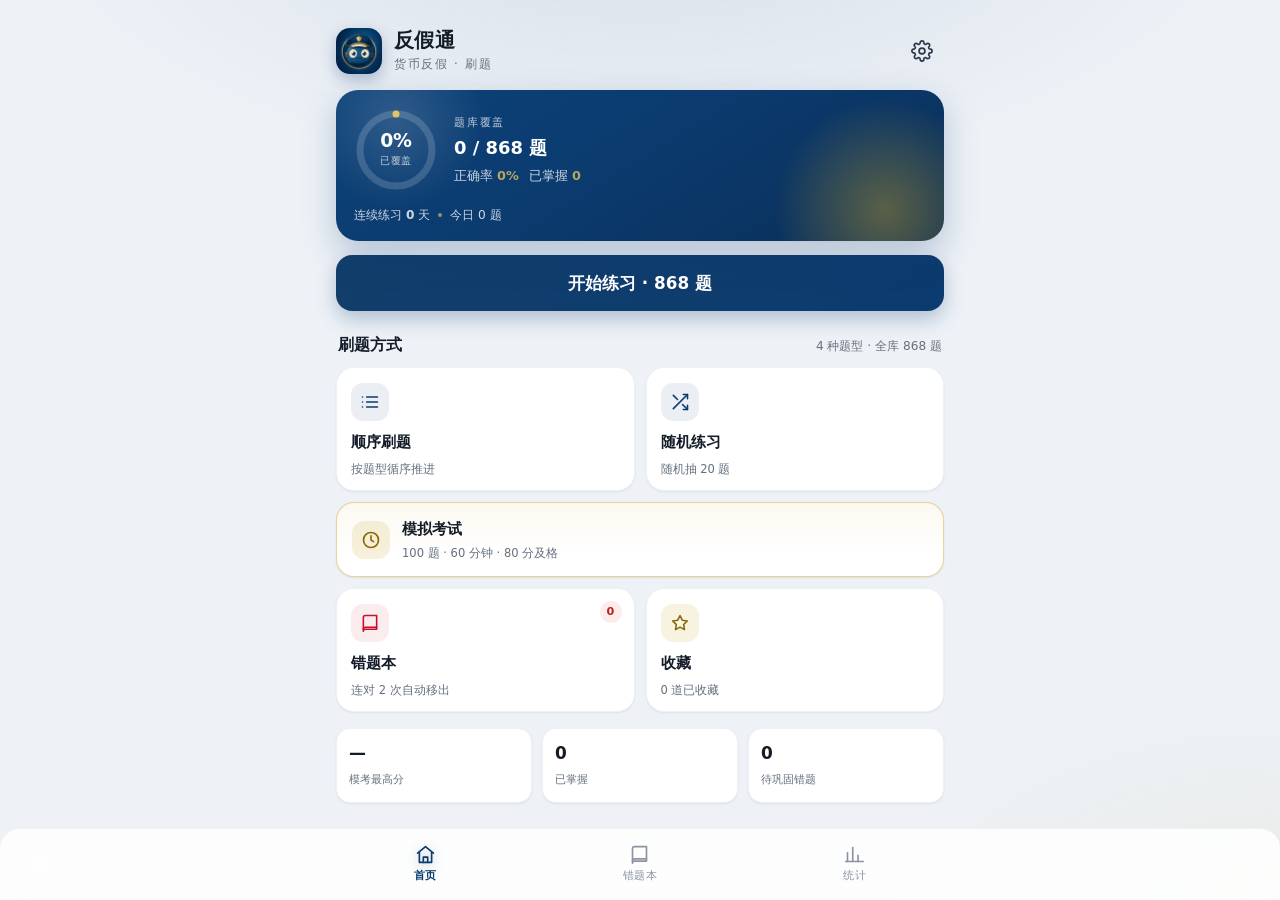
<file: index.html>
<!doctype html>
<html lang="zh-CN">
<head>
<meta charset="utf-8">
<meta name="viewport" content="width=device-width,initial-scale=1">
<title>反假通 · 货币反假刷题</title>
<meta http-equiv="refresh" content="0; url=./反假通.html">
<style>
  html,body{height:100%;margin:0}
  body{display:flex;align-items:center;justify-content:center;background:#0B3B6F;color:#F6F4EF;
       font-family:-apple-system,BlinkMacSystemFont,"PingFang SC","Microsoft YaHei",sans-serif}
  a{display:inline-block;padding:14px 22px;border-radius:14px;background:#C9A227;color:#2B2102;
    font-weight:700;text-decoration:none}
  p{opacity:.75;font-size:14px;margin:0 0 14px;text-align:center}
  div{text-align:center;padding:24px}
</style>
</head>
<body>
  <div>
    <p>正在进入「反假通」…</p>
    <a href="./反假通.html">开始刷题</a>
  </div>
</body>
</html>
</file>
